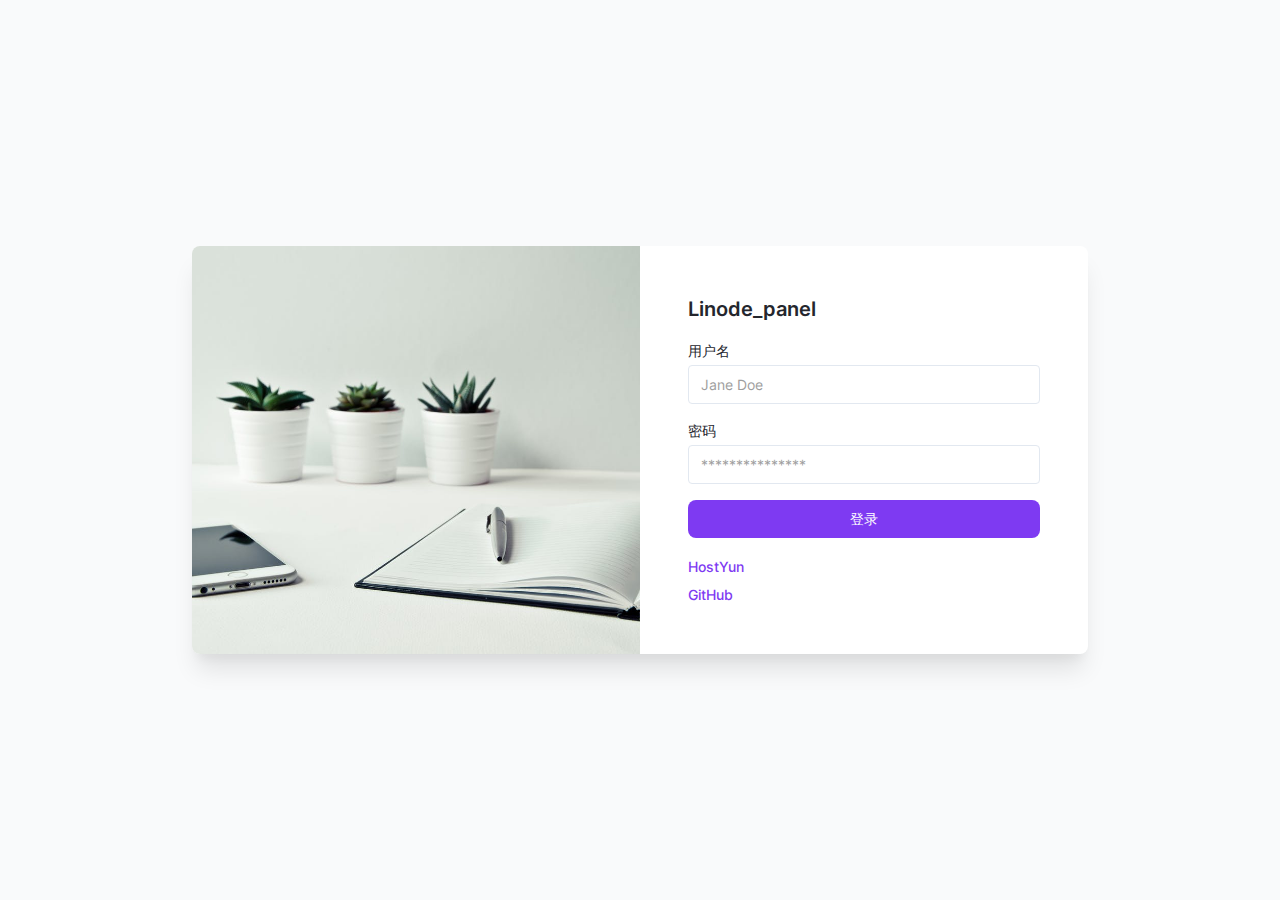
<file: templates/login.html>
<!DOCTYPE html>
<html :class="{ 'theme-dark': dark }" x-data="data()" lang="en">
  <head>
    <meta charset="UTF-8">
    <meta name="viewport" content="width=device-width, initial-scale=1.0">
    <title>Linode_panel</title>
    <link href="../static/css/css2.css" rel="stylesheet">
    <link rel="stylesheet" href="../static/css/tailwind.output.css">
    <script src="../static/js/alpine.min.js" defer=""></script>
    <script src="../static/js/init-alpine.js"></script>
    <script src="../static/js/jquery-3.6.0.min.js"></script>
    <script src="../static/js/login.js"></script>
  </head>
  <body>
    <div class="flex items-center min-h-screen p-6 bg-gray-50 dark:bg-gray-900">
      <div class="flex-1 h-full max-w-4xl mx-auto overflow-hidden bg-white rounded-lg shadow-xl dark:bg-gray-800">
        <div class="flex flex-col overflow-y-auto md:flex-row">
          <div class="h-32 md:h-auto md:w-1/2">
            <img aria-hidden="true" class="object-cover w-full h-full dark:hidden" src="../static/picture/login-office.jpeg" alt="Office">
            <img aria-hidden="true" class="hidden object-cover w-full h-full dark:block" src="../static/picture/login-office-dark.jpeg" alt="Office">
          </div>
          <div class="flex items-center justify-center p-6 sm:p-12 md:w-1/2">
            <div class="w-full">
              <h1 class="mb-4 text-xl font-semibold text-gray-700 dark:text-gray-200">
                Linode_panel
              </h1>
                <div x-data="login()">
              <label class="block text-sm" >
                <span class="text-gray-700 dark:text-gray-400">用户名</span>
                <input  x-model="username" class="block w-full mt-1 text-sm dark:border-gray-600 dark:bg-gray-700 focus:border-purple-400 focus:outline-none focus:shadow-outline-purple dark:text-gray-300 dark:focus:shadow-outline-gray form-input" placeholder="Jane Doe" type="text">
              </label>

              <label class="block mt-4 text-sm" >
                <span class="text-gray-700 dark:text-gray-400">密码</span>
                <input x-model="password"  class="block w-full mt-1 text-sm dark:border-gray-600 dark:bg-gray-700 focus:border-purple-400 focus:outline-none focus:shadow-outline-purple dark:text-gray-300 dark:focus:shadow-outline-gray form-input" placeholder="***************" type="password">
              </label>

              <!-- You should use a button here, as the anchor is only used for the example  -->

              <button @click="login_check" class="block w-full px-4 py-2 mt-4 text-sm font-medium leading-5 text-center text-white transition-colors duration-150 bg-purple-600 border border-transparent rounded-lg active:bg-purple-600 hover:bg-purple-700 focus:outline-none focus:shadow-outline-purple">
                登录
              </button>
                </div>

              <p class="mt-4">
                <a class="text-sm font-medium text-purple-600 dark:text-purple-400 hover:underline" href="https://hostyun.com/">
                  HostYun
                </a>
              </p>
              <p class="mt-1">
                <a class="text-sm font-medium text-purple-600 dark:text-purple-400 hover:underline" href="https://github.com/">
                  GitHub
                </a>
              </p>
            </div>
          </div>
        </div>
      </div>
    </div>
  </body>
</html>
</file>
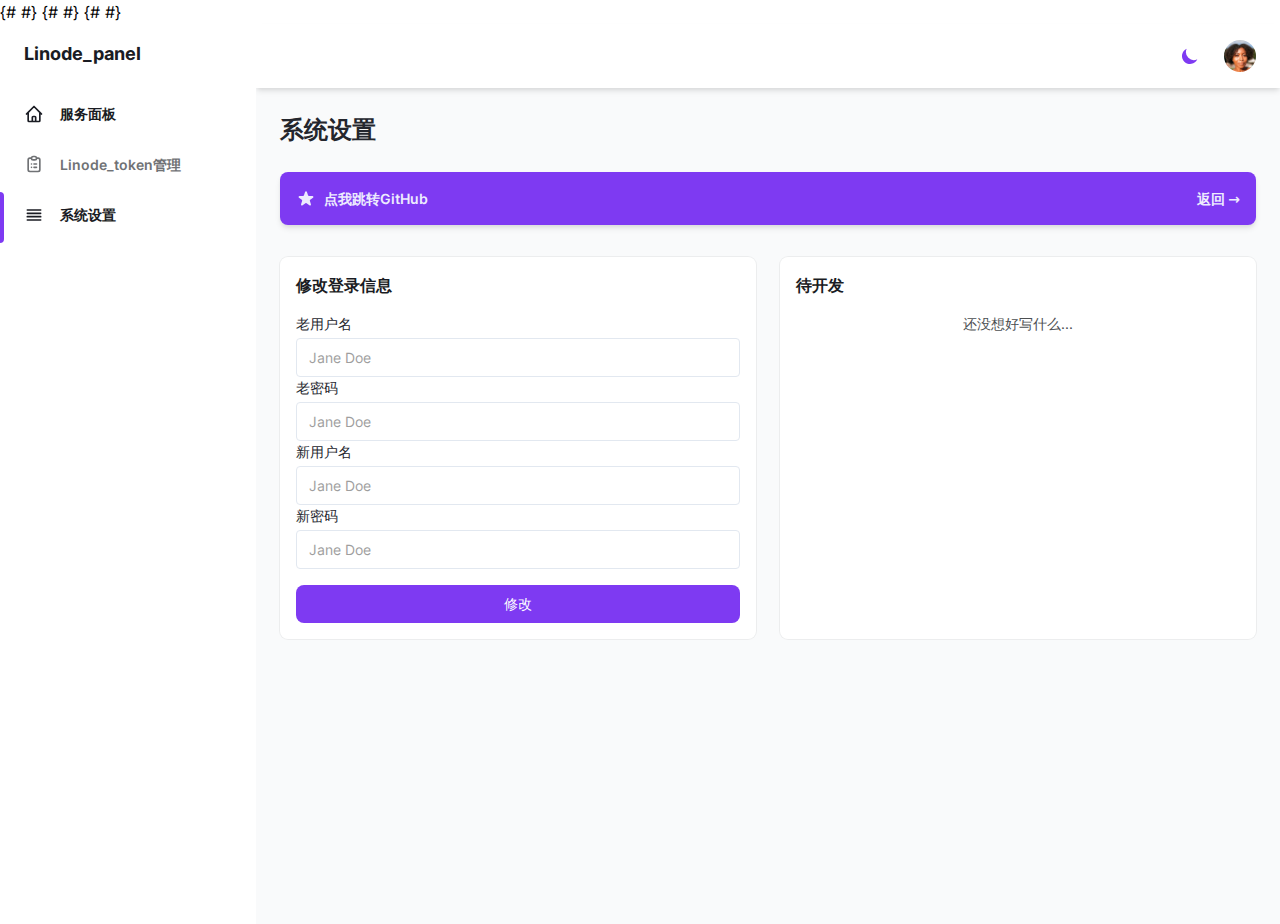
<file: templates/setting.html>
<!DOCTYPE html>
<html :class="{ 'theme-dark': dark }" x-data="data()" lang="en">
  <head>
    <meta charset="UTF-8">
    <meta name="viewport" content="width=device-width, initial-scale=1.0">
    <title>Linode_panel</title>
    <link href="../static/css/css2.css" rel="stylesheet">
    <link rel="stylesheet" href="../static/css/tailwind.output.css">
    <script src="../static/js/alpine.min.js" defer=""></script>
    <script src="../static/js/init-alpine.js"></script>
    <link rel="stylesheet" href="../static/css/Chart.min.css">
    <script src="../static/js/Chart.min.js"></script>
      <script src="../static/js/focus-trap.js"></script>
{#    <script src="../static/js/charts-lines.js" defer=""></script>#}
{#    <script src="../static/js/charts-pie.js" defer=""></script>#}
{#    <script src="../static/js/charts-bars.js" defer=""></script>#}
      <script src="../static/js/jquery-3.6.0.min.js"></script>
  </head>
  <body>
    <div class="flex h-screen bg-gray-50 dark:bg-gray-900" :class="{ 'overflow-hidden': isSideMenuOpen}">
      <!-- Desktop sidebar -->
      <aside class="z-20 hidden w-64 overflow-y-auto bg-white dark:bg-gray-800 md:block flex-shrink-0">
        <div class="py-4 text-gray-500 dark:text-gray-400">
          <a class="ml-6 text-lg font-bold text-gray-800 dark:text-gray-200" href="#">
            Linode_panel
          </a>
          <ul class="mt-6">
            <li class="relative px-6 py-3">

              <a class="inline-flex items-center w-full text-sm font-semibold text-gray-800 transition-colors duration-150 hover:text-gray-800 dark:hover:text-gray-200 dark:text-gray-100" href="">
                <svg class="w-5 h-5" aria-hidden="true" fill="none" stroke-linecap="round" stroke-linejoin="round" stroke-width="2" viewbox="0 0 24 24" stroke="currentColor">
                  <path d="M3 12l2-2m0 0l7-7 7 7M5 10v10a1 1 0 001 1h3m10-11l2 2m-2-2v10a1 1 0 01-1 1h-3m-6 0a1 1 0 001-1v-4a1 1 0 011-1h2a1 1 0 011 1v4a1 1 0 001 1m-6 0h6"></path>
                </svg>
                <span class="ml-4">服务面板</span>
              </a>
            </li>
          </ul>
          <ul>
            <li class="relative px-6 py-3">
              <a class="inline-flex items-center w-full text-sm font-semibold transition-colors duration-150 hover:text-gray-800 dark:hover:text-gray-200" href="/linode_token">
                <svg class="w-5 h-5" aria-hidden="true" fill="none" stroke-linecap="round" stroke-linejoin="round" stroke-width="2" viewbox="0 0 24 24" stroke="currentColor">
                  <path d="M9 5H7a2 2 0 00-2 2v12a2 2 0 002 2h10a2 2 0 002-2V7a2 2 0 00-2-2h-2M9 5a2 2 0 002 2h2a2 2 0 002-2M9 5a2 2 0 012-2h2a2 2 0 012 2m-3 7h3m-3 4h3m-6-4h.01M9 16h.01"></path>
                </svg>
                <span class="ml-4">Linode_token管理</span>
              </a>
            </li></ul><ul><li class="relative px-6 py-3">
              <span class="absolute inset-y-0 left-0 w-1 bg-purple-600 rounded-tr-lg rounded-br-lg" aria-hidden="true"></span>
              <a class="inline-flex items-center w-full text-sm font-semibold text-gray-800 transition-colors duration-150 hover:text-gray-800 dark:hover:text-gray-200 dark:text-gray-100" href="/setting">
                <svg class="w-5 h-5" aria-hidden="true" fill="none" stroke-linecap="round" stroke-linejoin="round" stroke-width="2" viewbox="0 0 24 24" stroke="currentColor">
                  <path d="M4 6h16M4 10h16M4 14h16M4 18h16"></path>
                </svg>
                <span class="ml-4">系统设置</span>
              </a>
            </li>
          </ul>
        </div>
      </aside>
      <!-- Mobile sidebar -->
      <!-- Backdrop -->
      <div x-show="isSideMenuOpen" x-transition:enter="transition ease-in-out duration-150" x-transition:enter-start="opacity-0" x-transition:enter-end="opacity-100" x-transition:leave="transition ease-in-out duration-150" x-transition:leave-start="opacity-100" x-transition:leave-end="opacity-0" class="fixed inset-0 z-10 flex items-end bg-black bg-opacity-50 sm:items-center sm:justify-center"></div>
      <aside class="fixed inset-y-0 z-20 flex-shrink-0 w-64 mt-16 overflow-y-auto bg-white dark:bg-gray-800 md:hidden" x-show="isSideMenuOpen" x-transition:enter="transition ease-in-out duration-150" x-transition:enter-start="opacity-0 transform -translate-x-20" x-transition:enter-end="opacity-100" x-transition:leave="transition ease-in-out duration-150" x-transition:leave-start="opacity-100" x-transition:leave-end="opacity-0 transform -translate-x-20" @click.away="closeSideMenu" @keydown.escape="closeSideMenu">
        <div class="py-4 text-gray-500 dark:text-gray-400">
          <a class="ml-6 text-lg font-bold text-gray-800 dark:text-gray-200" href="#">
            Linode_panel
          </a>
          <ul class="mt-6">
            <li class="relative px-6 py-3">
              <span class="absolute inset-y-0 left-0 w-1 bg-purple-600 rounded-tr-lg rounded-br-lg" aria-hidden="true"></span>
              <a class="inline-flex items-center w-full text-sm font-semibold text-gray-800 transition-colors duration-150 hover:text-gray-800 dark:hover:text-gray-200 dark:text-gray-100" href="">
                <svg class="w-5 h-5" aria-hidden="true" fill="none" stroke-linecap="round" stroke-linejoin="round" stroke-width="2" viewbox="0 0 24 24" stroke="currentColor">
                  <path d="M3 12l2-2m0 0l7-7 7 7M5 10v10a1 1 0 001 1h3m10-11l2 2m-2-2v10a1 1 0 01-1 1h-3m-6 0a1 1 0 001-1v-4a1 1 0 011-1h2a1 1 0 011 1v4a1 1 0 001 1m-6 0h6"></path>
                </svg>
                <span class="ml-4">服务面板</span>
              </a>
            </li>
          </ul>
          <ul>
            <li class="relative px-6 py-3">
              <a class="inline-flex items-center w-full text-sm font-semibold transition-colors duration-150 hover:text-gray-800 dark:hover:text-gray-200" href="/linode_token">
                <svg class="w-5 h-5" aria-hidden="true" fill="none" stroke-linecap="round" stroke-linejoin="round" stroke-width="2" viewbox="0 0 24 24" stroke="currentColor">
                  <path d="M9 5H7a2 2 0 00-2 2v12a2 2 0 002 2h10a2 2 0 002-2V7a2 2 0 00-2-2h-2M9 5a2 2 0 002 2h2a2 2 0 002-2M9 5a2 2 0 012-2h2a2 2 0 012 2m-3 7h3m-3 4h3m-6-4h.01M9 16h.01"></path>
                </svg>
                <span class="ml-4">Linode_token管理</span>
              </a>
            </li></ul><ul>
            <li class="relative px-6 py-3">
              <a class="inline-flex items-center w-full text-sm font-semibold transition-colors duration-150 hover:text-gray-800 dark:hover:text-gray-200" href="/setting">
                <svg class="w-5 h-5" aria-hidden="true" fill="none" stroke-linecap="round" stroke-linejoin="round" stroke-width="2" viewbox="0 0 24 24" stroke="currentColor">
                  <path d="M4 6h16M4 10h16M4 14h16M4 18h16"></path>
                </svg>
                <span class="ml-4">系统设置</span>
              </a>
            </li>
          </ul>
        </div>
      </aside>
      <div class="flex flex-col flex-1 w-full">
        <header class="z-10 py-4 bg-white shadow-md dark:bg-gray-800">
          <div class="container flex items-center justify-between h-full px-6 mx-auto text-purple-600 dark:text-purple-300">
            <!-- Mobile hamburger -->
            <button class="p-1 mr-5 -ml-1 rounded-md md:hidden focus:outline-none focus:shadow-outline-purple" @click="toggleSideMenu" aria-label="Menu">
              <svg class="w-6 h-6" aria-hidden="true" fill="currentColor" viewbox="0 0 20 20">
                <path fill-rule="evenodd" d="M3 5a1 1 0 011-1h12a1 1 0 110 2H4a1 1 0 01-1-1zM3 10a1 1 0 011-1h12a1 1 0 110 2H4a1 1 0 01-1-1zM3 15a1 1 0 011-1h12a1 1 0 110 2H4a1 1 0 01-1-1z" clip-rule="evenodd"></path>
              </svg>
            </button>
            <!-- Search input -->
            <div class="flex justify-center flex-1 lg:mr-32">
            </div>
            <ul class="flex items-center flex-shrink-0 space-x-6">
              <!-- Theme toggler -->
              <li class="flex">
                <button class="rounded-md focus:outline-none focus:shadow-outline-purple" @click="toggleTheme" aria-label="Toggle color mode">
                  <template x-if="!dark">
                    <svg class="w-5 h-5" aria-hidden="true" fill="currentColor" viewbox="0 0 20 20">
                      <path d="M17.293 13.293A8 8 0 016.707 2.707a8.001 8.001 0 1010.586 10.586z"></path>
                    </svg>
                  </template>
                  <template x-if="dark">
                    <svg class="w-5 h-5" aria-hidden="true" fill="currentColor" viewbox="0 0 20 20">
                      <path fill-rule="evenodd" d="M10 2a1 1 0 011 1v1a1 1 0 11-2 0V3a1 1 0 011-1zm4 8a4 4 0 11-8 0 4 4 0 018 0zm-.464 4.95l.707.707a1 1 0 001.414-1.414l-.707-.707a1 1 0 00-1.414 1.414zm2.12-10.607a1 1 0 010 1.414l-.706.707a1 1 0 11-1.414-1.414l.707-.707a1 1 0 011.414 0zM17 11a1 1 0 100-2h-1a1 1 0 100 2h1zm-7 4a1 1 0 011 1v1a1 1 0 11-2 0v-1a1 1 0 011-1zM5.05 6.464A1 1 0 106.465 5.05l-.708-.707a1 1 0 00-1.414 1.414l.707.707zm1.414 8.486l-.707.707a1 1 0 01-1.414-1.414l.707-.707a1 1 0 011.414 1.414zM4 11a1 1 0 100-2H3a1 1 0 000 2h1z" clip-rule="evenodd"></path>
                    </svg>
                  </template>
                </button>
              </li>
              <!-- Notifications menu -->

              <!-- Profile menu -->
              <li class="relative">
                <button class="align-middle rounded-full focus:shadow-outline-purple focus:outline-none" @click="toggleProfileMenu" @keydown.escape="closeProfileMenu" aria-label="Account" aria-haspopup="true">
                  <img class="object-cover w-8 h-8 rounded-full" src="../static/picture/photo-1502378735452-bc7d86632805.jpg" alt="" aria-hidden="true">
                </button>
                <template x-if="isProfileMenuOpen">
                  <ul x-transition:leave="transition ease-in duration-150" x-transition:leave-start="opacity-100" x-transition:leave-end="opacity-0" @click.away="closeProfileMenu" @keydown.escape="closeProfileMenu" class="absolute right-0 w-56 p-2 mt-2 space-y-2 text-gray-600 bg-white border border-gray-100 rounded-md shadow-md dark:border-gray-700 dark:text-gray-300 dark:bg-gray-700" aria-label="submenu">
                    <li class="flex">
                      <a class="inline-flex items-center w-full px-2 py-1 text-sm font-semibold transition-colors duration-150 rounded-md hover:bg-gray-100 hover:text-gray-800 dark:hover:bg-gray-800 dark:hover:text-gray-200" href="/logout">
                        <svg class="w-4 h-4 mr-3" aria-hidden="true" fill="none" stroke-linecap="round" stroke-linejoin="round" stroke-width="2" viewbox="0 0 24 24" stroke="currentColor">
                          <path d="M11 16l-4-4m0 0l4-4m-4 4h14m-5 4v1a3 3 0 01-3 3H6a3 3 0 01-3-3V7a3 3 0 013-3h7a3 3 0 013 3v1"></path>
                        </svg>
                          <span>Log out</span>
                      </a>
                    </li>
                  </ul>
                </template>
              </li>
            </ul>
          </div>
        </header>
        <main class="h-full pb-16 overflow-y-auto" x-data="setting()" >
          <div class="container px-6 mx-auto grid">
            <h2 class="my-6 text-2xl font-semibold text-gray-700 dark:text-gray-200">
              系统设置
            </h2>
            <!-- CTA -->
            <a class="flex items-center justify-between p-4 mb-8 text-sm font-semibold text-purple-100 bg-purple-600 rounded-lg shadow-md focus:outline-none focus:shadow-outline-purple" href="https://github.com/52ludama/linode_panel">
              <div class="flex items-center">
                <svg class="w-5 h-5 mr-2" fill="currentColor" viewbox="0 0 20 20">
                  <path d="M9.049 2.927c.3-.921 1.603-.921 1.902 0l1.07 3.292a1 1 0 00.95.69h3.462c.969 0 1.371 1.24.588 1.81l-2.8 2.034a1 1 0 00-.364 1.118l1.07 3.292c.3.921-.755 1.688-1.54 1.118l-2.8-2.034a1 1 0 00-1.175 0l-2.8 2.034c-.784.57-1.838-.197-1.539-1.118l1.07-3.292a1 1 0 00-.364-1.118L2.98 8.72c-.783-.57-.38-1.81.588-1.81h3.461a1 1 0 00.951-.69l1.07-3.292z"></path>
                </svg>
                <span>点我跳转GitHub</span>
              </div>
              <span>返回 &RightArrow;</span>
            </a>
            <div class="grid gap-6 mb-8 md:grid-cols-2">
                <div class="min-w-0 p-4 bg-white rounded-lg shadow-xs dark:bg-gray-800">
                <h4 class="mb-4 font-semibold text-gray-800 dark:text-gray-300">
                  修改登录信息
                </h4>
                    <label class="block text-sm" >
                <span class="text-gray-700 dark:text-gray-400">老用户名</span>
                <input  x-model="old_username" class="block w-full mt-1 text-sm dark:border-gray-600 dark:bg-gray-700 focus:border-purple-400 focus:outline-none focus:shadow-outline-purple dark:text-gray-300 dark:focus:shadow-outline-gray form-input" placeholder="Jane Doe" type="text">
              </label>
                    <label class="block text-sm" >
                <span class="text-gray-700 dark:text-gray-400">老密码</span>
                <input  x-model="old_password" class="block w-full mt-1 text-sm dark:border-gray-600 dark:bg-gray-700 focus:border-purple-400 focus:outline-none focus:shadow-outline-purple dark:text-gray-300 dark:focus:shadow-outline-gray form-input" placeholder="Jane Doe" type="password">
              </label>
                    <label class="block text-sm" >
                <span class="text-gray-700 dark:text-gray-400">新用户名</span>
                <input  x-model="new_username" class="block w-full mt-1 text-sm dark:border-gray-600 dark:bg-gray-700 focus:border-purple-400 focus:outline-none focus:shadow-outline-purple dark:text-gray-300 dark:focus:shadow-outline-gray form-input" placeholder="Jane Doe" type="text">
              </label>
                    <label class="block text-sm" >
                <span class="text-gray-700 dark:text-gray-400">新密码</span>
                <input  x-model="new_password" class="block w-full mt-1 text-sm dark:border-gray-600 dark:bg-gray-700 focus:border-purple-400 focus:outline-none focus:shadow-outline-purple dark:text-gray-300 dark:focus:shadow-outline-gray form-input" placeholder="Jane Doe" type="password">
              </label>
               <button @click="reset_admin" class="block w-full px-4 py-2 mt-4 text-sm font-medium leading-5 text-center text-white transition-colors duration-150 bg-purple-600 border border-transparent rounded-lg active:bg-purple-600 hover:bg-purple-700 focus:outline-none focus:shadow-outline-purple">
                修改
              </button>
              </div>
              <!-- Doughnut/Pie chart -->
              <div class="min-w-0 p-4 bg-white rounded-lg shadow-xs dark:bg-gray-800">
                <h4 class="mb-4 font-semibold text-gray-800 dark:text-gray-300">
                  待开发
                </h4>
                <div class="flex justify-center mt-4 space-x-3 text-sm text-gray-600 dark:text-gray-400">
                    还没想好写什么...
                </div>
              </div>
            </div>
          </div>
            <!-- 1-->


        </main>
      </div>
    </div>
  <script>
      function setting() {
          return{
              old_username: '',
              old_password: '',
              new_username: '',
              new_password: '',
              reset_admin(){
                  $.ajax({
                            type: "POST",
                            url: "/reset_admin",
                            async:false,
                            data: JSON.stringify({'old_username': this.old_username,'old_password': this.old_password,'new_username': this.new_username,'new_password': this.new_password}),
                            contentType: "application/json;charset=UTF-8",
                            dataType: "json",
                            success:function(result){
                                if (result[0] === 'ok') {
                                    alert(result[1]);
                            window.location.href = 'index'
                        } else {
                            alert(result[1])
                        }
                            },
                        });
        }

          }
      }
  </script>
  </body>
</html>
</file>
<file: static/css/css2.css>
/* cyrillic-ext */
@font-face {
  font-family: 'Inter';
  font-style: normal;
  font-weight: 400;
  font-display: swap;
  src: url(../font/UcC73FwrK3iLTeHuS_fvQtMwCp50KnMa2JL7SUc.woff2) format('woff2');
  unicode-range: U+0460-052F, U+1C80-1C88, U+20B4, U+2DE0-2DFF, U+A640-A69F, U+FE2E-FE2F;
}
/* cyrillic */
@font-face {
  font-family: 'Inter';
  font-style: normal;
  font-weight: 400;
  font-display: swap;
  src: url(../font/UcC73FwrK3iLTeHuS_fvQtMwCp50KnMa0ZL7SUc.woff2) format('woff2');
  unicode-range: U+0301, U+0400-045F, U+0490-0491, U+04B0-04B1, U+2116;
}
/* greek-ext */
@font-face {
  font-family: 'Inter';
  font-style: normal;
  font-weight: 400;
  font-display: swap;
  src: url(../font/UcC73FwrK3iLTeHuS_fvQtMwCp50KnMa2ZL7SUc.woff2) format('woff2');
  unicode-range: U+1F00-1FFF;
}
/* greek */
@font-face {
  font-family: 'Inter';
  font-style: normal;
  font-weight: 400;
  font-display: swap;
  src: url(../font/UcC73FwrK3iLTeHuS_fvQtMwCp50KnMa1pL7SUc.woff2) format('woff2');
  unicode-range: U+0370-03FF;
}
/* vietnamese */
@font-face {
  font-family: 'Inter';
  font-style: normal;
  font-weight: 400;
  font-display: swap;
  src: url(../font/UcC73FwrK3iLTeHuS_fvQtMwCp50KnMa2pL7SUc.woff2) format('woff2');
  unicode-range: U+0102-0103, U+0110-0111, U+0128-0129, U+0168-0169, U+01A0-01A1, U+01AF-01B0, U+1EA0-1EF9, U+20AB;
}
/* latin-ext */
@font-face {
  font-family: 'Inter';
  font-style: normal;
  font-weight: 400;
  font-display: swap;
  src: url(../font/UcC73FwrK3iLTeHuS_fvQtMwCp50KnMa25L7SUc.woff2) format('woff2');
  unicode-range: U+0100-024F, U+0259, U+1E00-1EFF, U+2020, U+20A0-20AB, U+20AD-20CF, U+2113, U+2C60-2C7F, U+A720-A7FF;
}
/* latin */
@font-face {
  font-family: 'Inter';
  font-style: normal;
  font-weight: 400;
  font-display: swap;
  src: url(../font/UcC73FwrK3iLTeHuS_fvQtMwCp50KnMa1ZL7.woff2) format('woff2');
  unicode-range: U+0000-00FF, U+0131, U+0152-0153, U+02BB-02BC, U+02C6, U+02DA, U+02DC, U+2000-206F, U+2074, U+20AC, U+2122, U+2191, U+2193, U+2212, U+2215, U+FEFF, U+FFFD;
}
/* cyrillic-ext */
@font-face {
  font-family: 'Inter';
  font-style: normal;
  font-weight: 500;
  font-display: swap;
  src: url(../font/UcC73FwrK3iLTeHuS_fvQtMwCp50KnMa2JL7SUc.woff2) format('woff2');
  unicode-range: U+0460-052F, U+1C80-1C88, U+20B4, U+2DE0-2DFF, U+A640-A69F, U+FE2E-FE2F;
}
/* cyrillic */
@font-face {
  font-family: 'Inter';
  font-style: normal;
  font-weight: 500;
  font-display: swap;
  src: url(../font/UcC73FwrK3iLTeHuS_fvQtMwCp50KnMa0ZL7SUc.woff2) format('woff2');
  unicode-range: U+0301, U+0400-045F, U+0490-0491, U+04B0-04B1, U+2116;
}
/* greek-ext */
@font-face {
  font-family: 'Inter';
  font-style: normal;
  font-weight: 500;
  font-display: swap;
  src: url(../font/UcC73FwrK3iLTeHuS_fvQtMwCp50KnMa2ZL7SUc.woff2) format('woff2');
  unicode-range: U+1F00-1FFF;
}
/* greek */
@font-face {
  font-family: 'Inter';
  font-style: normal;
  font-weight: 500;
  font-display: swap;
  src: url(../font/UcC73FwrK3iLTeHuS_fvQtMwCp50KnMa1pL7SUc.woff2) format('woff2');
  unicode-range: U+0370-03FF;
}
/* vietnamese */
@font-face {
  font-family: 'Inter';
  font-style: normal;
  font-weight: 500;
  font-display: swap;
  src: url(../font/UcC73FwrK3iLTeHuS_fvQtMwCp50KnMa2pL7SUc.woff2) format('woff2');
  unicode-range: U+0102-0103, U+0110-0111, U+0128-0129, U+0168-0169, U+01A0-01A1, U+01AF-01B0, U+1EA0-1EF9, U+20AB;
}
/* latin-ext */
@font-face {
  font-family: 'Inter';
  font-style: normal;
  font-weight: 500;
  font-display: swap;
  src: url(../font/UcC73FwrK3iLTeHuS_fvQtMwCp50KnMa25L7SUc.woff2) format('woff2');
  unicode-range: U+0100-024F, U+0259, U+1E00-1EFF, U+2020, U+20A0-20AB, U+20AD-20CF, U+2113, U+2C60-2C7F, U+A720-A7FF;
}
/* latin */
@font-face {
  font-family: 'Inter';
  font-style: normal;
  font-weight: 500;
  font-display: swap;
  src: url(../font/UcC73FwrK3iLTeHuS_fvQtMwCp50KnMa1ZL7.woff2) format('woff2');
  unicode-range: U+0000-00FF, U+0131, U+0152-0153, U+02BB-02BC, U+02C6, U+02DA, U+02DC, U+2000-206F, U+2074, U+20AC, U+2122, U+2191, U+2193, U+2212, U+2215, U+FEFF, U+FFFD;
}
/* cyrillic-ext */
@font-face {
  font-family: 'Inter';
  font-style: normal;
  font-weight: 600;
  font-display: swap;
  src: url(../font/UcC73FwrK3iLTeHuS_fvQtMwCp50KnMa2JL7SUc.woff2) format('woff2');
  unicode-range: U+0460-052F, U+1C80-1C88, U+20B4, U+2DE0-2DFF, U+A640-A69F, U+FE2E-FE2F;
}
/* cyrillic */
@font-face {
  font-family: 'Inter';
  font-style: normal;
  font-weight: 600;
  font-display: swap;
  src: url(../font/UcC73FwrK3iLTeHuS_fvQtMwCp50KnMa0ZL7SUc.woff2) format('woff2');
  unicode-range: U+0301, U+0400-045F, U+0490-0491, U+04B0-04B1, U+2116;
}
/* greek-ext */
@font-face {
  font-family: 'Inter';
  font-style: normal;
  font-weight: 600;
  font-display: swap;
  src: url(../font/UcC73FwrK3iLTeHuS_fvQtMwCp50KnMa2ZL7SUc.woff2) format('woff2');
  unicode-range: U+1F00-1FFF;
}
/* greek */
@font-face {
  font-family: 'Inter';
  font-style: normal;
  font-weight: 600;
  font-display: swap;
  src: url(../font/UcC73FwrK3iLTeHuS_fvQtMwCp50KnMa1pL7SUc.woff2) format('woff2');
  unicode-range: U+0370-03FF;
}
/* vietnamese */
@font-face {
  font-family: 'Inter';
  font-style: normal;
  font-weight: 600;
  font-display: swap;
  src: url(../font/UcC73FwrK3iLTeHuS_fvQtMwCp50KnMa2pL7SUc.woff2) format('woff2');
  unicode-range: U+0102-0103, U+0110-0111, U+0128-0129, U+0168-0169, U+01A0-01A1, U+01AF-01B0, U+1EA0-1EF9, U+20AB;
}
/* latin-ext */
@font-face {
  font-family: 'Inter';
  font-style: normal;
  font-weight: 600;
  font-display: swap;
  src: url(../font/UcC73FwrK3iLTeHuS_fvQtMwCp50KnMa25L7SUc.woff2) format('woff2');
  unicode-range: U+0100-024F, U+0259, U+1E00-1EFF, U+2020, U+20A0-20AB, U+20AD-20CF, U+2113, U+2C60-2C7F, U+A720-A7FF;
}
/* latin */
@font-face {
  font-family: 'Inter';
  font-style: normal;
  font-weight: 600;
  font-display: swap;
  src: url(../font/UcC73FwrK3iLTeHuS_fvQtMwCp50KnMa1ZL7.woff2) format('woff2');
  unicode-range: U+0000-00FF, U+0131, U+0152-0153, U+02BB-02BC, U+02C6, U+02DA, U+02DC, U+2000-206F, U+2074, U+20AC, U+2122, U+2191, U+2193, U+2212, U+2215, U+FEFF, U+FFFD;
}
/* cyrillic-ext */
@font-face {
  font-family: 'Inter';
  font-style: normal;
  font-weight: 700;
  font-display: swap;
  src: url(../font/UcC73FwrK3iLTeHuS_fvQtMwCp50KnMa2JL7SUc.woff2) format('woff2');
  unicode-range: U+0460-052F, U+1C80-1C88, U+20B4, U+2DE0-2DFF, U+A640-A69F, U+FE2E-FE2F;
}
/* cyrillic */
@font-face {
  font-family: 'Inter';
  font-style: normal;
  font-weight: 700;
  font-display: swap;
  src: url(../font/UcC73FwrK3iLTeHuS_fvQtMwCp50KnMa0ZL7SUc.woff2) format('woff2');
  unicode-range: U+0301, U+0400-045F, U+0490-0491, U+04B0-04B1, U+2116;
}
/* greek-ext */
@font-face {
  font-family: 'Inter';
  font-style: normal;
  font-weight: 700;
  font-display: swap;
  src: url(../font/UcC73FwrK3iLTeHuS_fvQtMwCp50KnMa2ZL7SUc.woff2) format('woff2');
  unicode-range: U+1F00-1FFF;
}
/* greek */
@font-face {
  font-family: 'Inter';
  font-style: normal;
  font-weight: 700;
  font-display: swap;
  src: url(../font/UcC73FwrK3iLTeHuS_fvQtMwCp50KnMa1pL7SUc.woff2) format('woff2');
  unicode-range: U+0370-03FF;
}
/* vietnamese */
@font-face {
  font-family: 'Inter';
  font-style: normal;
  font-weight: 700;
  font-display: swap;
  src: url(../font/UcC73FwrK3iLTeHuS_fvQtMwCp50KnMa2pL7SUc.woff2) format('woff2');
  unicode-range: U+0102-0103, U+0110-0111, U+0128-0129, U+0168-0169, U+01A0-01A1, U+01AF-01B0, U+1EA0-1EF9, U+20AB;
}
/* latin-ext */
@font-face {
  font-family: 'Inter';
  font-style: normal;
  font-weight: 700;
  font-display: swap;
  src: url(../font/UcC73FwrK3iLTeHuS_fvQtMwCp50KnMa25L7SUc.woff2) format('woff2');
  unicode-range: U+0100-024F, U+0259, U+1E00-1EFF, U+2020, U+20A0-20AB, U+20AD-20CF, U+2113, U+2C60-2C7F, U+A720-A7FF;
}
/* latin */
@font-face {
  font-family: 'Inter';
  font-style: normal;
  font-weight: 700;
  font-display: swap;
  src: url(../font/UcC73FwrK3iLTeHuS_fvQtMwCp50KnMa1ZL7.woff2) format('woff2');
  unicode-range: U+0000-00FF, U+0131, U+0152-0153, U+02BB-02BC, U+02C6, U+02DA, U+02DC, U+2000-206F, U+2074, U+20AC, U+2122, U+2191, U+2193, U+2212, U+2215, U+FEFF, U+FFFD;
}
/* cyrillic-ext */
@font-face {
  font-family: 'Inter';
  font-style: normal;
  font-weight: 800;
  font-display: swap;
  src: url(../font/UcC73FwrK3iLTeHuS_fvQtMwCp50KnMa2JL7SUc.woff2) format('woff2');
  unicode-range: U+0460-052F, U+1C80-1C88, U+20B4, U+2DE0-2DFF, U+A640-A69F, U+FE2E-FE2F;
}
/* cyrillic */
@font-face {
  font-family: 'Inter';
  font-style: normal;
  font-weight: 800;
  font-display: swap;
  src: url(../font/UcC73FwrK3iLTeHuS_fvQtMwCp50KnMa0ZL7SUc.woff2) format('woff2');
  unicode-range: U+0301, U+0400-045F, U+0490-0491, U+04B0-04B1, U+2116;
}
/* greek-ext */
@font-face {
  font-family: 'Inter';
  font-style: normal;
  font-weight: 800;
  font-display: swap;
  src: url(../font/UcC73FwrK3iLTeHuS_fvQtMwCp50KnMa2ZL7SUc.woff2) format('woff2');
  unicode-range: U+1F00-1FFF;
}
/* greek */
@font-face {
  font-family: 'Inter';
  font-style: normal;
  font-weight: 800;
  font-display: swap;
  src: url(../font/UcC73FwrK3iLTeHuS_fvQtMwCp50KnMa1pL7SUc.woff2) format('woff2');
  unicode-range: U+0370-03FF;
}
/* vietnamese */
@font-face {
  font-family: 'Inter';
  font-style: normal;
  font-weight: 800;
  font-display: swap;
  src: url(../font/UcC73FwrK3iLTeHuS_fvQtMwCp50KnMa2pL7SUc.woff2) format('woff2');
  unicode-range: U+0102-0103, U+0110-0111, U+0128-0129, U+0168-0169, U+01A0-01A1, U+01AF-01B0, U+1EA0-1EF9, U+20AB;
}
/* latin-ext */
@font-face {
  font-family: 'Inter';
  font-style: normal;
  font-weight: 800;
  font-display: swap;
  src: url(../font/UcC73FwrK3iLTeHuS_fvQtMwCp50KnMa25L7SUc.woff2) format('woff2');
  unicode-range: U+0100-024F, U+0259, U+1E00-1EFF, U+2020, U+20A0-20AB, U+20AD-20CF, U+2113, U+2C60-2C7F, U+A720-A7FF;
}
/* latin */
@font-face {
  font-family: 'Inter';
  font-style: normal;
  font-weight: 800;
  font-display: swap;
  src: url(../font/UcC73FwrK3iLTeHuS_fvQtMwCp50KnMa1ZL7.woff2) format('woff2');
  unicode-range: U+0000-00FF, U+0131, U+0152-0153, U+02BB-02BC, U+02C6, U+02DA, U+02DC, U+2000-206F, U+2074, U+20AC, U+2122, U+2191, U+2193, U+2212, U+2215, U+FEFF, U+FFFD;
}
</file>
<file: static/css/Chart.min.css>
@keyframes chartjs-render-animation{from{opacity:.99}to{opacity:1}}.chartjs-render-monitor{animation:chartjs-render-animation 1ms}.chartjs-size-monitor,.chartjs-size-monitor-expand,.chartjs-size-monitor-shrink{position:absolute;direction:ltr;left:0;top:0;right:0;bottom:0;overflow:hidden;pointer-events:none;visibility:hidden;z-index:-1}.chartjs-size-monitor-expand>div{position:absolute;width:1000000px;height:1000000px;left:0;top:0}.chartjs-size-monitor-shrink>div{position:absolute;width:200%;height:200%;left:0;top:0}
</file>
